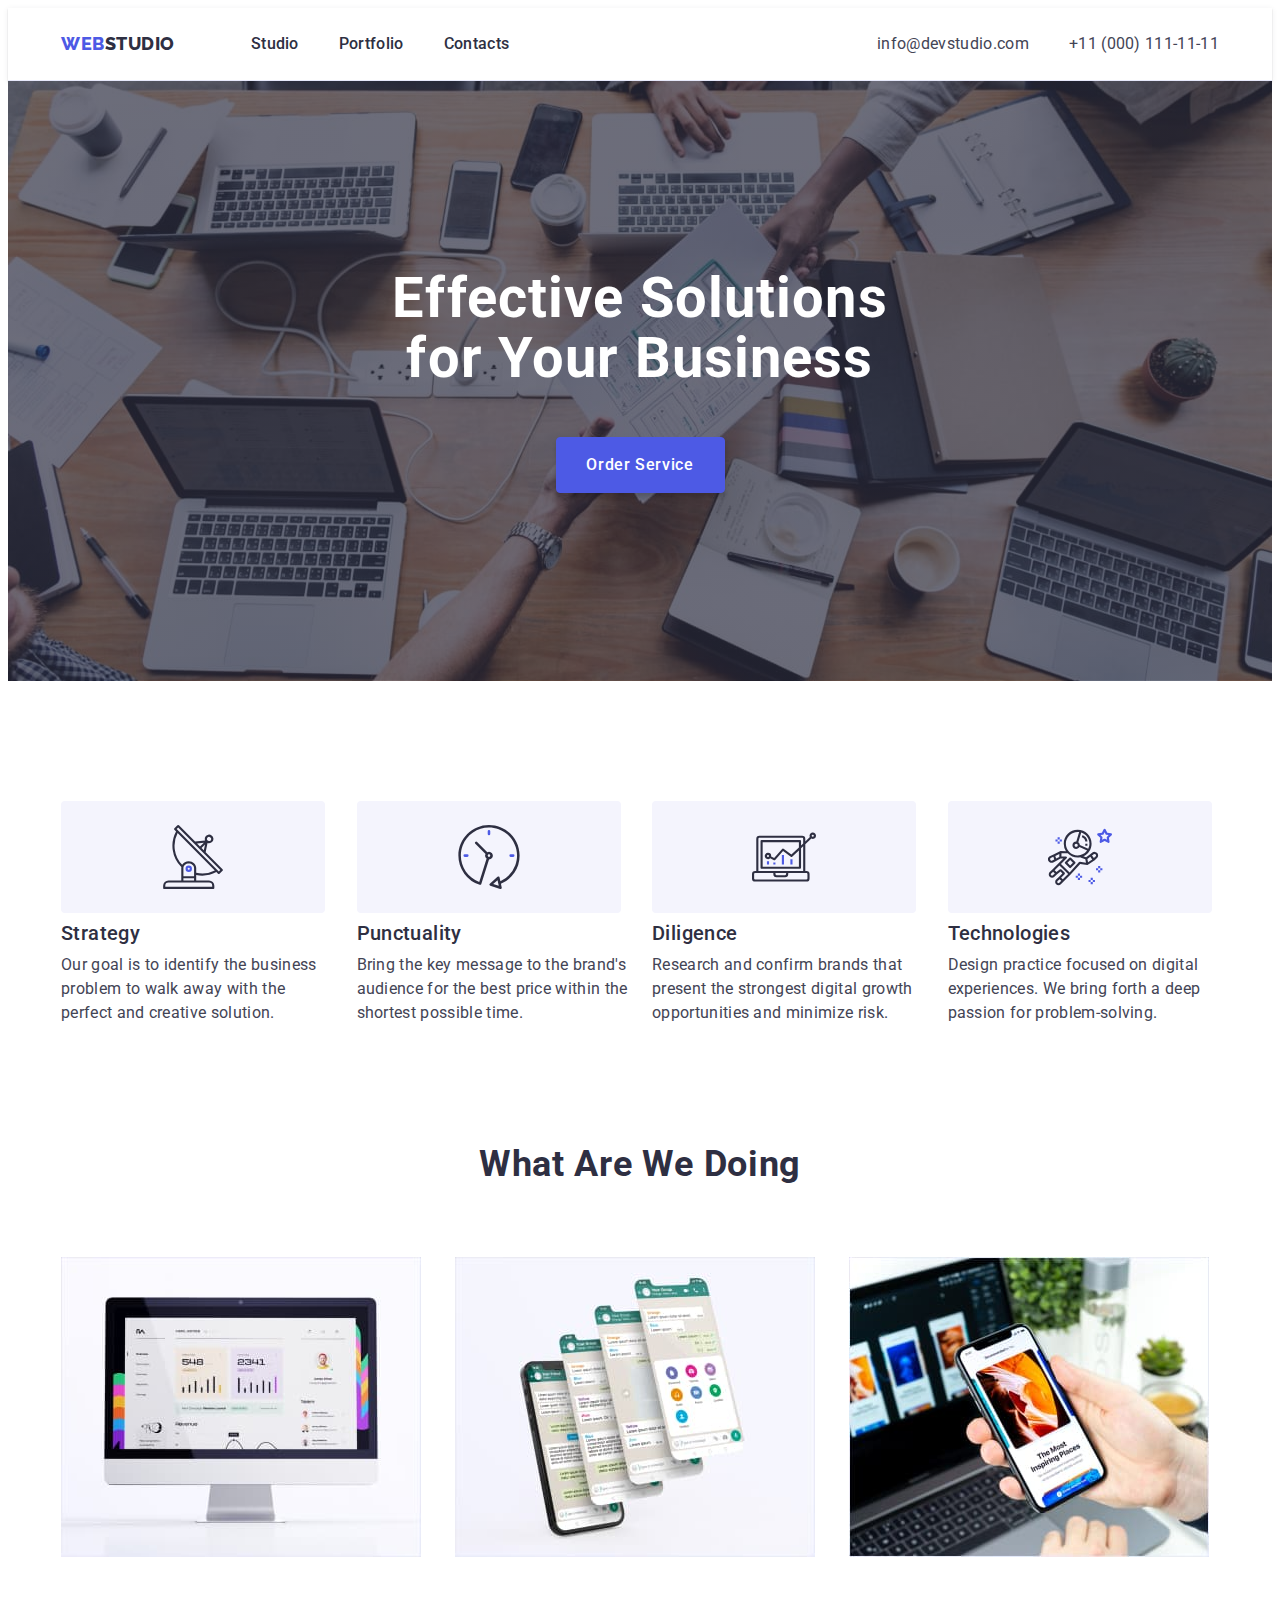
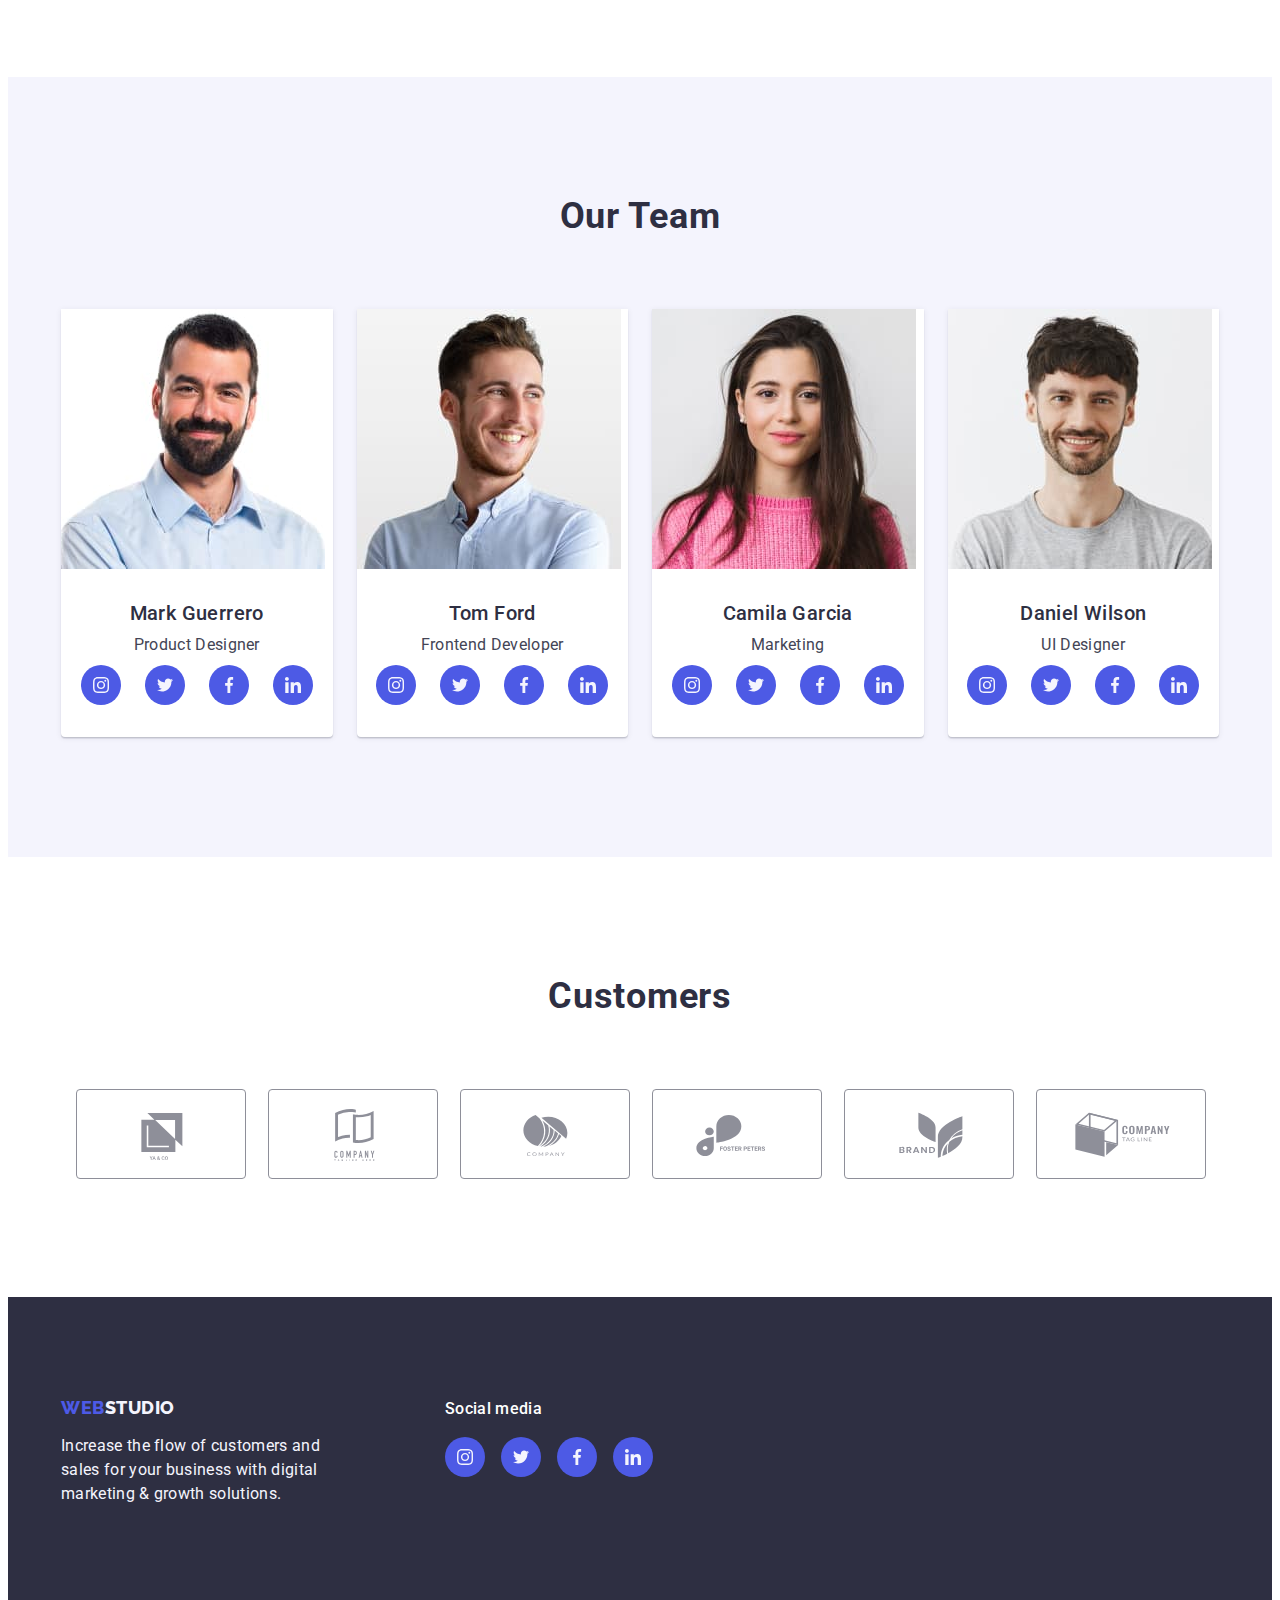
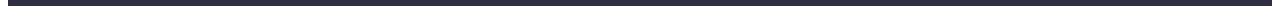
<file: index.html>
<!DOCTYPE html>
<html lang="en">
  <head>
    <meta charset="UTF-8" />
    <meta http-equiv="X-UA-Compatible" content="IE=edge" />
    <meta name="viewport" content="width=device-width, initial-scale=1.0" />
    <title>WebStudio</title>
    <link rel="preconnect" href="https://fonts.googleapis.com" />
    <link rel="preconnect" href="https://fonts.gstatic.com" crossorigin />
    <link
      href="https://fonts.googleapis.com/css2?family=Raleway:wght@800&family=Roboto:wght@400;500;700;900&display=swap"
      rel="stylesheet"
    />
    <link
      rel="stylesheet"
      href="https://cdnjs.cloudflare.com/ajax/libs/modern-normalize/1.1.0/modern-normalize.min.css"
      integrity="sha512-wpPYUAdjBVSE4KJnH1VR1HeZfpl1ub8YT/NKx4PuQ5NmX2tKuGu6U/JRp5y+Y8XG2tV+wKQpNHVUX03MfMFn9Q=="
      crossorigin="anonymous"
      referrerpolicy="no-referrer"
    />
    <link rel="stylesheet" href="./css/styles.css" />
  </head>
  <body>
    <header>
      <div class="header-container container">
        <a class="logo link" href="./index.html"
          >Web<span class="part-header-logo">Studio</span></a
        >
        <nav class="header-navigation">
          <ul class="header-list list">
            <li class="header-item">
              <a class="header-link link" href="./index.html">Studio</a>
            </li>
            <li class="header-item">
              <a class="header-link link" href="./portfolio.html">Portfolio</a>
            </li>
            <li class="header-item">
              <a class="header-link link" href="">Contacts</a>
            </li>
          </ul>
        </nav>
        <address class="address">
          <ul class="header-address-list list">
            <li class="header-address-item">
              <a
                class="header-address-link link"
                href="mailto:info@devstudio.com"
                >info@devstudio.com</a
              >
            </li>
            <li class="header-address-item">
              <a class="header-address-link link" href="tel:+110001111111"
                >+11 (000) 111-11-11</a
              >
            </li>
          </ul>
        </address>
      </div>
    </header>
    <main>
      <section class="hero">
        <div class="container">
          <h1 class="hero-title">Effective Solutions for Your Business</h1>
          <button class="hero-btn" type="button">Order Service</button>
        </div>
      </section>
      <section class="advantages">
        <!-- hidden h2 -->

        <h2 class="advantages visually-hidden">Our advantages</h2>
        <div class="container">
          <ul class="advantages-list list">
            <li class="advantages-item">
              <div class="advantages-logo">
                <svg class="team-soc-icon" width="64" height="64">
                  <use href="./images/icons.svg#icon-antenna"></use>
                </svg>
              </div>
              <h3 class="advantages-subtitle">Strategy</h3>
              <p class="advantages-text">
                Our goal is to identify the business problem to walk away with
                the perfect and creative solution.
              </p>
            </li>
            <li class="advantages-item">
              <div class="advantages-logo">
                <svg class="team-soc-icon" width="64" height="64">
                  <use href="./images/icons.svg#icon-clock"></use>
                </svg>
              </div>
              <h3 class="advantages-subtitle">Punctuality</h3>
              <p class="advantages-text">
                Bring the key message to the brand's audience for the best price
                within the shortest possible time.
              </p>
            </li>
            <li class="advantages-item">
              <div class="advantages-logo">
                <svg class="team-soc-icon" width="64" height="64">
                  <use href="./images/icons.svg#icon-diagram"></use>
                </svg>
              </div>
              <h3 class="advantages-subtitle">Diligence</h3>
              <p class="advantages-text">
                Research and confirm brands that present the strongest digital
                growth opportunities and minimize risk.
              </p>
            </li>
            <li class="advantages-item">
              <div class="advantages-logo">
                <svg class="team-soc-icon" width="64" height="64">
                  <use href="./images/icons.svg#icon-astronaut"></use>
                </svg>
              </div>   
              <h3 class="advantages-subtitle">Technologies</h3>
              <p class="advantages-text">
                Design practice focused on digital experiences. We bring forth a
                deep passion for problem-solving.
              </p>
            </li>
          </ul>
        </div>
      </section>
      <section class="work">
        <div class="container">
          <h2 class="work-title">What are we doing</h2>
          <ul class="work-list list">
            <li class="work-item">
              <img
                src="./images/desctop.jpg"
                alt="Website layout"
                width="360"
                height="300"
              />
            </li>
            <li class="work-item">
              <img
                src="./images/app-phone.jpg"
                alt="Development of mobile app"
                width="360"
                height="300"
              />
            </li>
            <li class="work-item">
              <img
                src="./images/phone-in-hand.jpg"
                alt="Design"
                width="360"
                height="300"
              />
            </li>
          </ul>
        </div>
      </section>
      <section class="team">
        <div class="container">
          <h2 class="team-title">Our Team</h2>
          <ul class="team-list list">
            <li class="team-item">
              <img
                src="./images/mark-guerrero.jpg"
                alt="Picture Mark Guerrero"
                width="264"
                height="260"
              />
              <div class="team-card-item">
                <h3 class="team-subtitle">Mark Guerrero</h3>
                <p class="team-text">Product Designer</p>
                <ul class="team-soc-list list">
                  <li class="team-soc-item">
                    <a href="" class="team-soc-link link">
                      <svg class="team-soc-icon" width="16" height="16">
                        <use href="./images/icons.svg#icon-instagram"></use>
                      </svg>
                    </a>
                  </li>
                  <li class="team-soc-item">
                    <a href="" class="team-soc-link link">
                      <svg class="team-soc-icon" width="16" height="16">
                        <use href="./images/icons.svg#icon-twitter"></use>
                      </svg>
                    </a>
                  </li>
                  <li class="team-soc-item">
                    <a href="" class="team-soc-link link">
                      <svg class="team-soc-icon" width="16" height="16">
                        <use href="./images/icons.svg#icon-facebook"></use>
                      </svg>
                    </a>
                  </li>
                  <li class="team-soc-item">
                    <a href="" class="team-soc-link link">
                      <svg class="team-soc-icon" width="16" height="16">
                        <use href="./images/icons.svg#icon-linkedin"></use>
                      </svg>
                    </a>
                  </li>
                </ul>
              </div>
            </li>
            <li class="team-item">
              <img
                src="./images/tom-ford.jpg"
                alt="Picture Tom Ford"
                width="264"
                height="260"
              />
              <div class="team-card-item">
                <h3 class="team-subtitle">Tom Ford</h3>
                <p class="team-text">Frontend Developer</p>
                <ul class="team-soc-list list">
                  <li class="team-soc-item">
                    <a href="" class="team-soc-link link">
                      <svg class="team-soc-icon" width="16" height="16">
                        <use href="./images/icons.svg#icon-instagram"></use>
                      </svg>
                    </a>
                  </li>
                  <li class="team-soc-item">
                    <a href="" class="team-soc-link link">
                      <svg class="team-soc-icon" width="16" height="16">
                        <use href="./images/icons.svg#icon-twitter"></use>
                      </svg>
                    </a>
                  </li>
                  <li class="team-soc-item">
                    <a href="" class="team-soc-link link">
                      <svg class="team-soc-icon" width="16" height="16">
                        <use href="./images/icons.svg#icon-facebook"></use>
                      </svg>
                    </a>
                  </li>
                  <li class="team-soc-item">
                    <a href="" class="team-soc-link link">
                      <svg class="team-soc-icon" width="16" height="16">
                        <use href="./images/icons.svg#icon-linkedin"></use>
                      </svg>
                    </a>
                  </li>
                </ul>
              </div>
            </li>
            <li class="team-item">
              <img
                src="./images/camila-garcia.jpg"
                alt="Picture Camila Garcia"
                width="264"
                height="260"
              />
              <div class="team-card-item">
                <h3 class="team-subtitle">Camila Garcia</h3>
                <p class="team-text">Marketing</p>
                <ul class="team-soc-list list">
                  <li class="team-soc-item">
                    <a href="" class="team-soc-link link">
                      <svg class="team-soc-icon" width="16" height="16">
                        <use href="./images/icons.svg#icon-instagram"></use>
                      </svg>
                    </a>
                  </li>
                  <li class="team-soc-item">
                    <a href="" class="team-soc-link link">
                      <svg class="team-soc-icon" width="16" height="16">
                        <use href="./images/icons.svg#icon-twitter"></use>
                      </svg>
                    </a>
                  </li>
                  <li class="team-soc-item">
                    <a href="" class="team-soc-link link">
                      <svg class="team-soc-icon" width="16" height="16">
                        <use href="./images/icons.svg#icon-facebook"></use>
                      </svg>
                    </a>
                  </li>
                  <li class="team-soc-item">
                    <a href="" class="team-soc-link link">
                      <svg class="team-soc-icon" width="16" height="16">
                        <use href="./images/icons.svg#icon-linkedin"></use>
                      </svg>
                    </a>
                  </li>
                </ul>
              </div>
            </li>
            <li class="team-item">
              <img
                src="./images/daniel-wilson.jpg"
                alt="Picture Daniel Wilson"
                width="264"
                height="260"
              />
              <div class="team-card-item">
                <h3 class="team-subtitle">Daniel Wilson</h3>
                <p class="team-text">UI Designer</p>
                <ul class="team-soc-list list">
                  <li class="team-soc-item">
                    <a href="" class="team-soc-link link">
                      <svg class="team-soc-icon" width="16" height="16">
                        <use href="./images/icons.svg#icon-instagram"></use>
                      </svg>
                    </a>
                  </li>
                  <li class="team-soc-item">
                    <a href="" class="team-soc-link link">
                      <svg class="team-soc-icon" width="16" height="16">
                        <use href="./images/icons.svg#icon-twitter"></use>
                      </svg>
                    </a>
                  </li>
                  <li class="team-soc-item">
                    <a href="" class="team-soc-link link">
                      <svg class="team-soc-icon" width="16" height="16">
                        <use href="./images/icons.svg#icon-facebook"></use>
                      </svg>
                    </a>
                  </li>
                  <li class="team-soc-item">
                    <a href="" class="team-soc-link link">
                      <svg class="team-soc-icon" width="16" height="16">
                        <use href="./images/icons.svg#icon-linkedin"></use>
                      </svg>
                    </a>
                  </li>
                </ul>
              </div>
            </li>
          </ul>
        </div>
      </section>
      <section class="customers">
        <div class="container">
          <h2 class="customers-title">Customers</h2>
          <ul class="customers-list list">
            <li class="customers-item">
              <a class="customers-link link" href="">
                <svg class="customers-icon" width="104" height="56">
                  <use href="./images/icons.svg#icon-ya-co"></use>
                </svg>
              </a>
            </li>
            <li class="customers-item">
              <a class="customers-link link" href="">
                <svg class="customers-icon" width="104" height="56">
                  <use href="./images/icons.svg#icon-tagline-here"></use>
                </svg>
              </a>
            </li>
            <li class="customers-item">
              <a class="customers-link link" href="">
                <svg class="customers-icon" width="104" height="56">
                  <use href="./images/icons.svg#icon-company"></use>
                </svg>
              </a>
            </li>
            <li class="customers-item">
              <a class="customers-link link" href="">
                <svg class="customers-icon" width="104" height="56">
                  <use href="./images/icons.svg#icon-foster-peters"></use>
                </svg>
              </a>
            </li>
            <li class="customers-item">
              <a class="customers-link link" href="">
                <svg class="customers-icon" width="104" height="56">
                  <use href="./images/icons.svg#icon-brand"></use>
                </svg>
              </a>
            </li>
            <li class="customers-item">
              <a class="customers-link link" href="">
                <svg class="customers-icon" width="104" height="56">
                  <use href="./images/icons.svg#icon-tag-line"></use>
                </svg>
              </a>
            </li>
          </ul>
        </div>
      </section>
    </main>
    <footer class="footer">
      <div class="footer-container container">
        <div>
          <a class="logo link" href="./index.html"
            >Web<span class="part-footer-logo">Studio</span></a
          >
          <p class="footer-text">
            Increase the flow of customers and sales for your business with
            digital marketing & growth solutions.
          </p>
        </div>
        <div>
          <p class="footer-soc-text">Social media</p>
          <ul class="footer-soc-list list">
            <li class="footer-soc-item">
              <a class="footer-soc-link link" href="">
                <svg class="team-soc-icon" width="16" height="16">
                  <use href="./images/icons.svg#icon-instagram"></use>
                </svg>
              </a>
            </li>
            <li class="footer-soc-item">
              <a class="footer-soc-link link" href="">
                <svg class="team-soc-icon" width="16" height="16">
                  <use href="./images/icons.svg#icon-twitter"></use>
                </svg>
              </a>
            </li>
            <li class="footer-soc-item">
              <a class="footer-soc-link link" href="">
                <svg class="team-soc-icon" width="16" height="16">
                  <use href="./images/icons.svg#icon-facebook"></use>
                </svg>
              </a>
            </li>
            <li class="footer-soc-item">
              <a class="footer-soc-link link" href=""
                ><svg class="team-soc-icon" width="16" height="16">
                  <use href="./images/icons.svg#icon-linkedin"></use></svg
              ></a>
            </li>
          </ul>
        </div>
      </div>
    </footer>
  </body>
</html>
</file>
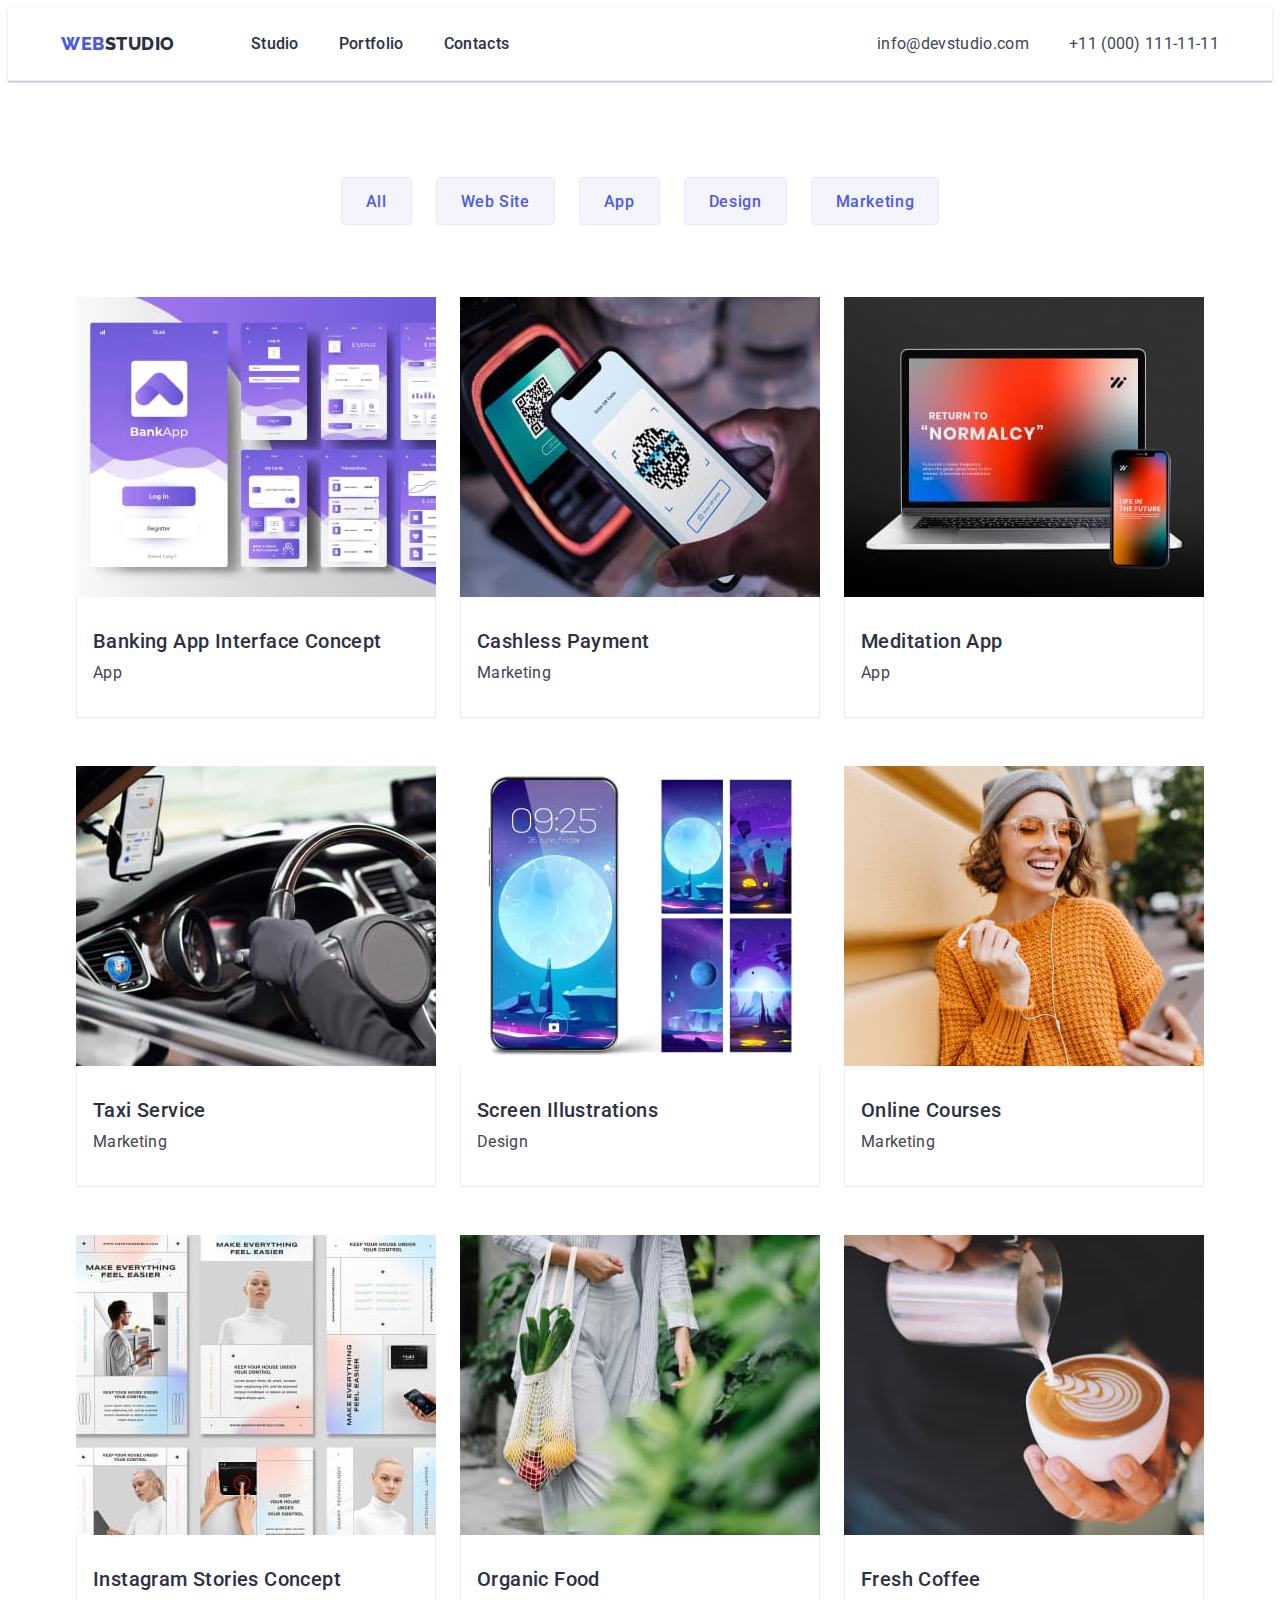
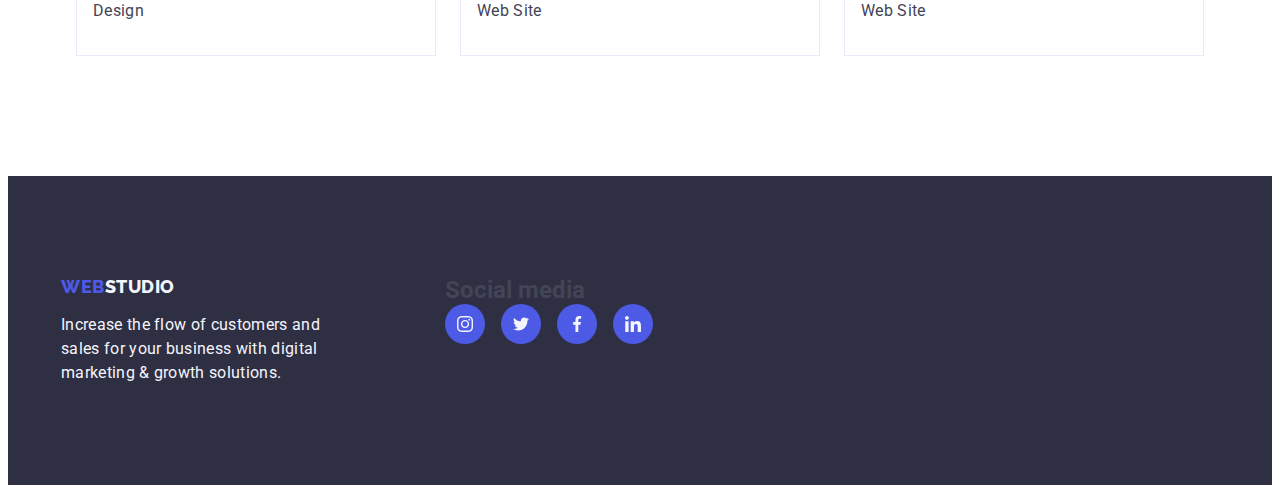
<file: portfolio.html>
<!DOCTYPE html>
<html lang="en">
  <head>
    <meta charset="UTF-8" />
    <meta http-equiv="X-UA-Compatible" content="IE=edge" />
    <meta name="viewport" content="width=device-width, initial-scale=1.0" />
    <title>Portfolio</title>
    <link rel="preconnect" href="https://fonts.googleapis.com" />
    <link rel="preconnect" href="https://fonts.gstatic.com" crossorigin />
    <link
      href="https://fonts.googleapis.com/css2?family=Raleway:wght@800&family=Roboto:wght@400;500;700;900&display=swap"
      rel="stylesheet"
    />
    <link
      rel="stylesheet"
      href="https://cdnjs.cloudflare.com/ajax/libs/modern-normalize/1.1.0/modern-normalize.min.css"
      integrity="sha512-wpPYUAdjBVSE4KJnH1VR1HeZfpl1ub8YT/NKx4PuQ5NmX2tKuGu6U/JRp5y+Y8XG2tV+wKQpNHVUX03MfMFn9Q=="
      crossorigin="anonymous"
      referrerpolicy="no-referrer"
    />
    <link rel="stylesheet" href="./css/styles.css" />
  </head>
  <body>
    <header>
      <div class="header-container container">
        <a class="logo link" href="./index.html"
          >Web<span class="part-header-logo">Studio</span></a
        >
        <nav class="header-navigation">
          <ul class="header-list list">
            <li class="header-item">
              <a class="header-link link" href="./index.html">Studio</a>
            </li>
            <li class="header-item">
              <a class="header-link link" href="./portfolio.html">Portfolio</a>
            </li>
            <li class="header-item">
              <a class="header-link link" href="">Contacts</a>
            </li>
          </ul>
        </nav>
        <address class="address">
          <ul class="header-address-list list">
            <li class="header-address-item">
              <a
                class="header-address-link link"
                href="mailto:info@devstudio.com"
                >info@devstudio.com</a
              >
            </li>
            <li class="header-address-item">
              <a class="header-address-link link" href="tel:+110001111111"
                >+11 (000) 111-11-11</a
              >
            </li>
          </ul>
        </address>
      </div>
    </header>
    <main>
      <section class="portfolio">
        <!-- hidden h1 -->
        <h1 class="visually-hidden">Portfolio</h1>
        <div class="container">
          <ul class="main-list list">
            <li class="main-item">
              <button class="main-btn" type="button">All</button>
            </li>
            <li class="main-item">
              <button class="main-btn" type="button">Web Site</button>
            </li>
            <li class="main-item">
              <button class="main-btn" type="button">App</button>
            </li>
            <li class="main-item">
              <button class="main-btn" type="button">Design</button>
            </li>
            <li class="main-item">
              <button class="main-btn" type="button">Marketing</button>
            </li>
          </ul>
        </div>
        <div class="container">
          <ul class="portfolio-list list">
            <li class="portfolio-item">
              <a class="portfolio-link link" href=""
                ><img
                  src="./images/banking-app.jpg"
                  alt="Banking app"
                  width="360"
                  height="300"
                />
                <div class="portfolio-border">
                  <h2 class="portfolio-title">Banking App Interface Concept</h2>
                  <p class="portfolio-text">App</p>
                </div>
              </a>
            </li>
            <li class="portfolio-item">
              <a class="portfolio-link link" href=""
                ><img
                  src="./images/cashless-paymen.jpg"
                  alt="Cashless payment"
                  width="360"
                  height="300"
                />
                <div class="portfolio-border">
                  <h2 class="portfolio-title">Cashless Payment</h2>
                  <p class="portfolio-text">Marketing</p>
                </div>
              </a>
            </li>
            <li class="portfolio-item">
              <a class="portfolio-link link" href=""
                ><img
                  src="./images/laptop-and-phone.jpg"
                  alt="Laptop and phone"
                  width="360"
                  height="300"
                />
                <div class="portfolio-border">
                  <h2 class="portfolio-title">Meditation App</h2>
                  <p class="portfolio-text">App</p>
                </div>
              </a>
            </li>
            <li class="portfolio-item">
              <a class="portfolio-link link" href=""
                ><img
                  src="./images/Car.jpg"
                  alt="Car, interior view"
                  width="360"
                  height="300"
                />
                <div class="portfolio-border">
                  <h2 class="portfolio-title">Taxi Service</h2>
                  <p class="portfolio-text">Marketing</p>
                </div>
              </a>
            </li>
            <li class="portfolio-item">
              <a class="portfolio-link link" href=""
                ><img
                  src="./images/screen-illustrations.jpg"
                  alt="Screen illustrations"
                  width="360"
                  height="300"
                />
                <div class="portfolio-border">
                  <h2 class="portfolio-title">Screen Illustrations</h2>
                  <p class="portfolio-text">Design</p>
                </div>
              </a>
            </li>
            <li class="portfolio-item">
              <a class="portfolio-link link" href=""
                ><img
                  src="./images/girl-with-phone.jpg"
                  alt="Girl with phone"
                  width="360"
                  height="300"
                />
                <div class="portfolio-border">
                  <h2 class="portfolio-title">Online Courses</h2>
                  <p class="portfolio-text">Marketing</p>
                </div>
              </a>
            </li>
            <li class="portfolio-item">
              <a class="portfolio-link link" href="">
                <img
                  src="./images/instagram-stories-concept.jpg"
                  alt="Instagram stories concept"
                  width="360"
                  height="300"
                />
                <div class="portfolio-border">
                  <h2 class="portfolio-title">Instagram Stories Concept</h2>
                  <p class="portfolio-text">Design</p>
                </div>
              </a>
            </li>
            <li class="portfolio-item">
              <a class="portfolio-link link" href="">
                <img
                  src="./images/girl-with-vegetables.jpg"
                  alt="Girl with vegetables"
                  width="360"
                  height="300"
                />
                <div class="portfolio-border">
                  <h2 class="portfolio-title">Organic Food</h2>
                  <p class="portfolio-text">Web Site</p>
                </div>
              </a>
            </li>
            <li class="portfolio-item">
              <a class="portfolio-link link" href=""
                ><img
                  src="./images/coffee.jpg"
                  alt="Barista makes fresh coffee"
                  width="360"
                  height="300"
                />
                <div class="portfolio-border">
                  <h2 class="portfolio-title">Fresh Coffee</h2>
                  <p class="portfolio-text">Web Site</p>
                </div>
              </a>
            </li>
          </ul>
        </div>
      </section>
    </main>
    <footer class="footer">
      <div class="footer-container container">
        <div>
          <a class="logo link" href="./index.html"
            >Web<span class="part-footer-logo">Studio</span></a
          >
          <p class="footer-text">
            Increase the flow of customers and sales for your business with
            digital marketing & growth solutions.
          </p>
        </div>
        <div>
          <h2 class="footer-title">Social media</h2>
          <ul class="footer-soc-list list">
            <li class="footer-soc-item">
              <a class="footer-soc-link link" href="">
                <svg class="team-soc-icon" width="16" height="16">
                  <use href="./images/icons.svg#icon-instagram"></use>
                </svg>
              </a>
            </li>
            <li class="footer-soc-item">
              <a class="footer-soc-link link" href="">
                <svg class="team-soc-icon" width="16" height="16">
                  <use href="./images/icons.svg#icon-twitter"></use>
                </svg>
              </a>
            </li>
            <li class="footer-soc-item">
              <a class="footer-soc-link link" href="">
                <svg class="team-soc-icon" width="16" height="16">
                  <use href="./images/icons.svg#icon-facebook"></use>
                </svg>
              </a>
            </li>
            <li class="footer-soc-item">
              <a class="footer-soc-link link" href=""
                ><svg class="team-soc-icon" width="16" height="16">
                  <use href="./images/icons.svg#icon-linkedin"></use></svg
              ></a>
            </li>
          </ul>
        </div>
      </div>
    </footer>
  </body>
</html>
</file>
<file: css/styles.css>
:root {
  --primary-brand: #4d5ae5;
  --pressed-state: #404bbf;
  --dark: #2e2f42;
  --success: #31d0aa;
  --text: #434455;
  --subtle-text: #8e8f99;
  --accent: #e7e9fc;
  --light: #f4f4fd;
  --modal-overlay: #2e2f42;
  --hero-background: #2e2f42;
  --white-background: #ffffff;
  --modal-background: #fcfcfc;
  --bg-gradient: linear-gradient(rgba(46, 47, 66, 0.7), rgba(46, 47, 66, 0.7));
}

h1,
h2,
h3,
h4,
h5,
h6,
p {
  margin: 0;
}

body {
  font-family: "Roboto", sans-serif;
  color: var(--text);
  background-color: var(--white-background);
}

img {
  display: block;
}

header {
  border-style: solid;
  border-width: 0 0 1px 0;
  border-color: var(--accent);
  box-shadow: 0px 2px 1px rgba(46, 47, 66, 0.08),
    0px 1px 1px rgba(46, 47, 66, 0.16), 0px 1px 6px rgba(46, 47, 66, 0.08);
}

.container {
  max-width: 1158px;
  margin-left: auto;
  margin-right: auto;
  padding-left: 15px;
  padding-right: 15px;
}

.list {
  margin: 0;
  padding-left: 0;
  list-style: none;
}

.link {
  text-decoration: none;
}

.visually-hidden {
  position: absolute;
  top: -150%;
  z-index: -100;
  width: 0;
  height: 0;
  opacity: 0;
  visibility: hidden;
  user-select: none;
  pointer-events: none;
  cursor: none;
  margin: 0;
  padding: 0;
  overflow: hidden;
  border: none;
  outline: none;
  white-space: nowrap;
}

/** ------- HEADER------- **/

.header-container {
  display: flex;
  align-items: center;
  width: 100%;
}

.logo {
  display: flex;
  align-items: center;
  font-family: "Raleway", sans-serif;
  font-weight: 800;
  font-size: 18px;
  line-height: 1.17;
  letter-spacing: 0.03em;
  text-transform: uppercase;
  color: var(--primary-brand);
}

.part-header-logo {
  color: var(--dark);
}

.header-list {
  display: flex;
  margin-left: 76px;
  flex-direction: row;
  align-items: flex-start;
  gap: 40px;
}

.header-link {
  padding-top: 24px;
  padding-bottom: 24px;
  display: inline-block;
  font-weight: 500;
  font-size: 16px;
  line-height: 1.5;
  letter-spacing: 0.02em;
  color: var(--dark);
}

.header-link:hover,
.header-link:focus {
  color: var(--pressed-state);
}

.address {
  margin-left: auto;
  font-style: normal;
}

.header-address-list {
  display: flex;
  gap: 40px;
}

.header-address-link {
  font-size: 16px;
  line-height: 1.5;
  letter-spacing: 0.02em;
  color: var(--text);
}

.header-address-link:hover,
.header-address-link:focus {
  color: var(--pressed-state);
}

/** ------- FOOTER------- **/

.footer {
  padding-top: 100px;
  padding-bottom: 100px;
  background-color: var(--hero-background);
}

.footer-container {
  display: flex;
  gap: 120px;
}

.part-footer-logo {
  color: var(--light);
}

.footer-text {
  max-width: 264px;
  margin-top: 16px;
  font-size: 16px;
  line-height: 1.5;
  letter-spacing: 0.02em;
  color: var(--light);
}

.footer-soc-text {
  margin-bottom: 16px;
  font-weight: 500;
  font-size: 16px;
  line-height: 1.5;
  letter-spacing: 0.02em;
  color: var(--white-background);
}

.footer-soc-list {
  display: flex;
  gap: 16px;
  justify-content: center;
}

.footer-soc-item {
  width: 40px;
  height: 40px;
}
.footer-soc-link {
  width: 100%;
  height: 100%;
  border-radius: 50%;
  display: flex;
  align-items: center;
  justify-content: center;
  background-color: var(--primary-brand);
}

.footer-soc-link:hover,
.footer-soc-link:focus {
  background-color: var(--success);
}

/*? PAGE 1 ?*/
/** ------- HERO------- **/

.hero .container {
  display: flex;
  flex-direction: column;
  align-items: center;
}

.hero {
  max-width: 1440px;
  max-height: 600px;
  margin: 0 auto;
  background-color: var(--hero-background);
  padding-top: 188px;
  padding-bottom: 188px;
  background-image: var(--bg-gradient), url(../images/hero-bg.jpg);
  background-repeat: no-repeat;
  background-position: center;
  background-size: cover;
}

.hero-title {
  max-width: 496px;
  font-size: 56px;
  line-height: 1.07;
  text-align: center;
  letter-spacing: 0.02em;
  color: var(--white-background);
}

.hero-btn {
  margin-top: 48px;
  width: 169px;
  height: 56px;
  left: 20px;
  top: 88px;
  font-family: "Roboto", sans-serif;
  font-weight: 500;
  font-size: 16px;
  line-height: 1.5;
  align-items: center;
  letter-spacing: 0.04em;
  cursor: pointer;
  color: var(--white-background);
  background-color: var(--primary-brand);
  box-shadow: 0px 4px 4px rgba(0, 0, 0, 0.15);
  border-radius: 4px;
  border: 1px solid var(--primary-brand);
}

.hero-btn:hover,
.hero-btn:focus {
  background: var(--pressed-state);
  box-shadow: 0px 4px 4px rgba(0, 0, 0, 0.15);
  border-radius: 4px;
  border: 1px solid var(--pressed-state);
}

/** ------- ADVANTAGES------- **/

.advantages {
  padding-top: 120px;
  padding-bottom: 120px;
}

.advantages-list {
  display: flex;
  gap: 24px;
  justify-content: center;
}

.advantages-item {
  width: calc((100% - 72px) / 4);
}

.advantages-logo {
  width: 264px;
  height: 112px;
  border-radius: 4px;
  margin-bottom: 8px;
  display: flex;
  align-items: center;
  justify-content: center;
  background-color: var(--light);
}

.advantages-subtitle {
  margin-bottom: 8px;
  font-weight: 500;
  font-size: 20px;
  line-height: 1.2;
  letter-spacing: 0.02em;
  color: var(--dark);
}

.advantages-text {
  font-size: 16px;
  line-height: 1.5;
  letter-spacing: 0.02em;
}

/** ------- WORK------- **/

.work {
  padding-bottom: 120px;
}

.work-list {
  display: flex;
  gap: 24px;
  justify-content: center;
}

.work-item {
  width: calc((100% - 48px) / 3);
}

.work-title {
  margin-bottom: 72px;
  text-align: center;
  font-size: 36px;
  line-height: 1.11;
  letter-spacing: 0.02em;
  text-transform: capitalize;
  color: var(--dark);
}

/** ------- TEAM------- **/

.team {
  padding-top: 120px;
  padding-bottom: 120px;
  background-color: var(--light);
}

.team-list {
  display: flex;
  gap: 24px;
  justify-content: center;
}

.team-item {
  box-shadow: 0px 1px 6px rgba(46, 47, 66, 0.08),
    0px 1px 1px rgba(46, 47, 66, 0.16), 0px 2px 1px rgba(46, 47, 66, 0.08);
  border-radius: 0px 0px 4px 4px;
  background-color: var(--white-background);
  width: calc((100% - 72px) / 4);
}

.team-card-item {
  padding-top: 32px;
  padding-bottom: 32px;
}

.team-title {
  margin-bottom: 72px;
  text-align: center;
  font-size: 36px;
  line-height: 1.11;
  letter-spacing: 0.02em;
  text-transform: capitalize;
  color: var(--dark);
}

.team-subtitle {
  text-align: center;
  font-weight: 500;
  font-size: 20px;
  line-height: 1.2;
  letter-spacing: 0.02em;
  color: var(--dark);
}
.team-text {
  margin-top: 8px;
  text-align: center;
  font-size: 16px;
  line-height: 1.5;
  letter-spacing: 0.02em;
  margin-bottom: 8px;
}

.team-soc-list {
  display: flex;
  justify-content: center;
  gap: 24px;
}

.team-soc-item {
  width: 40px;
  height: 40px;
}
.team-soc-link {
  width: 100%;
  height: 100%;
  display: flex;
  align-items: center;
  justify-content: center;
  border-radius: 50%;
  background-color: var(--primary-brand);
}

.team-soc-link:hover,
.team-soc-link:focus {
  background-color: var(--pressed-state);
}

.team-soc-icon {
  fill: var(--light);
}

/** ------- CUSTOMERS------- **/

.customers {
  padding-top: 120px;
  padding-bottom: 120px;
}
.customers-title {
  margin-bottom: 72px;
  text-align: center;
  font-size: 36px;
  line-height: 1.11;
  letter-spacing: 0.02em;
  text-transform: capitalize;
  color: var(--dark);
}
.customers-list {
  display: flex;
  justify-content: center;
  gap: 24px;
}
.customers-item {
  width: 168px;
  height: 88px;
}
.customers-link {
  width: 100%;
  height: 100%;
  display: flex;
  align-items: center;
  justify-content: center;
  border: 1px solid var(--subtle-text);
  border-radius: 4px;
}
.customers-icon {
  fill: var(--subtle-text);
}

.customers-link:hover,
.customers-link:focus {
  border-color: var(--pressed-state);
}

.customers-link:hover > .customers-icon,
.customers-link:focus > .customers-icon {
  fill: var(--pressed-state);
}

/*? PAGE 2 ?*/
/** ------- PORTFOLIO------- **/

.portfolio {
  padding-top: 96px;
  padding-bottom: 120px;
}

.main-btn {
  display: flex;
  padding: 12px 24px;
  height: 48px;
  background: var(--light);
  border: 1px solid var(--accent);
  border-radius: 4px;
  cursor: pointer;
  font-family: "Roboto", sans-serif;
  font-weight: 500;
  font-size: 16px;
  line-height: 1.5;
  letter-spacing: 0.04em;
  color: var(--primary-brand);
}

.main-btn:hover,
.main-btn:focus {
  background: var(--pressed-state);
  box-shadow: 0px 3px 1px rgba(0, 0, 0, 0.1), 0px 2px 1px rgba(0, 0, 0, 0.08),
    0px 2px 2px rgba(0, 0, 0, 0.12);
  border-radius: 4px;
  color: var(--white-background);
  border-color: var(--pressed-state);
}

.main-list {
  display: flex;
  gap: 24px;
  justify-content: center;
  margin-bottom: 72px;
}

.portfolio-title {
  font-weight: 500;
  font-size: 20px;
  line-height: 1.2;
  letter-spacing: 0.02em;
  color: var(--dark);
}

.portfolio-list {
  display: flex;
  flex-wrap: wrap;
  justify-content: center;
  gap: 48px 24px;
}

.portfolio-link {
  display: block;
}

.portfolio-link:hover,
.portfolio-link:focus {
  box-shadow: 0px 1px 6px rgba(46, 47, 66, 0.08),
    0px 1px 1px rgba(46, 47, 66, 0.16), 0px 2px 1px rgba(46, 47, 66, 0.08);
}

.portfolio-border {
  border-width: 0 1px 1px 1px;
  border-style: solid;
  border-color: var(--accent);
  padding: 32px 0 32px 16px;
}

.portfolio-title {
  margin-bottom: 8px;
}

.portfolio-text {
  font-size: 16px;
  line-height: 1.5;
  letter-spacing: 0.02em;
  color: var(--text);
}
</file>
